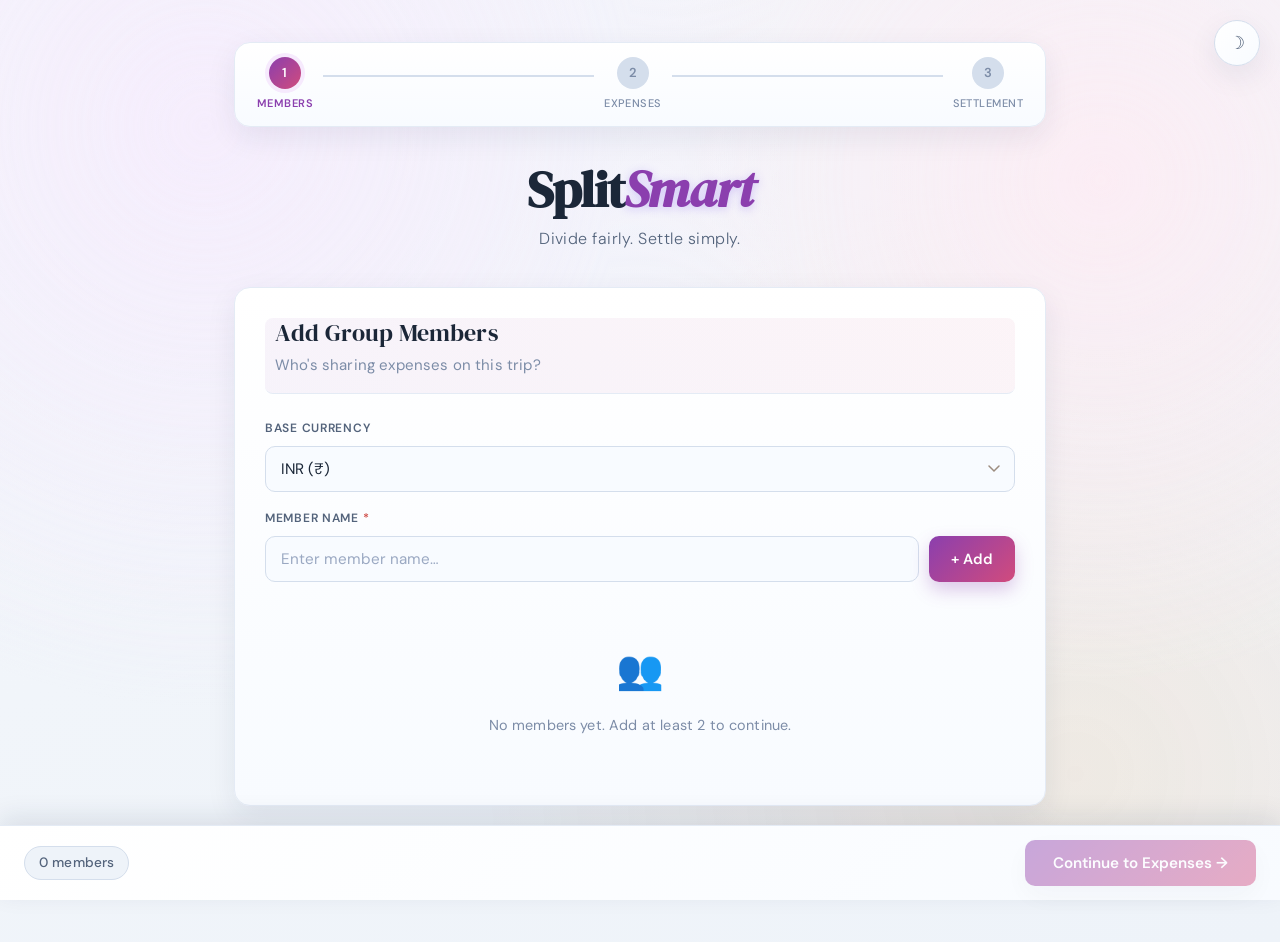
<file: index.html>
<!DOCTYPE html>
<html lang="en">
<head>
  <meta charset="UTF-8" />
  <meta name="viewport" content="width=device-width, initial-scale=1.0"/>
  <title>SplitSmart – Members</title>
  <link rel="preconnect" href="https://fonts.googleapis.com">
  <link href="https://fonts.googleapis.com/css2?family=DM+Serif+Display:ital@0;1&family=DM+Sans:wght@300;400;500;600&display=swap" rel="stylesheet">
  <link rel="stylesheet" href="style.css" />
</head>
<body>

  <!-- Dark Mode Toggle -->
  <button class="theme-toggle" id="themeToggle" title="Toggle dark mode">
    <span class="toggle-icon">☽</span>
  </button>

  <div class="page-wrapper">
    <!-- Step Indicator -->
    <div class="stepper">
      <div class="step active"><span class="step-num">1</span><span class="step-label">Members</span></div>
      <div class="step-line"></div>
      <div class="step"><span class="step-num">2</span><span class="step-label">Expenses</span></div>
      <div class="step-line"></div>
      <div class="step"><span class="step-num">3</span><span class="step-label">Settlement</span></div>
    </div>

    <!-- Hero -->
    <header class="hero">
      <h1 class="brand">Split<em>Smart</em></h1>
      <p class="hero-sub">Divide fairly. Settle simply.</p>
    </header>

    <!-- Main Card -->
    <main class="card">
      <div class="card-header">
        <h2>Add Group Members</h2>
        <p>Who's sharing expenses on this trip?</p>
      </div>

      <div class="form-group" style="margin-bottom: 16px;">
        <label>Base Currency</label>
        <select id="currencySelect" class="text-input select-input">
          <option value="₹">INR (₹)</option>
          <option value="$">USD ($)</option>
          <option value="€">EUR (€)</option>
          <option value="£">GBP (£)</option>
        </select>
      </div>

      <div class="form-group">
        <label class="required" for="memberInput">Member name</label>
        <div class="input-row">
          <input
            type="text"
            id="memberInput"
            class="text-input"
            placeholder="Enter member name…"
            maxlength="30"
            autocomplete="off"
          />
          <button class="btn btn-primary" id="addMemberBtn">
            <span>+ Add</span>
          </button>
        </div>
      </div>

      <div id="memberError" class="error-msg hidden"></div>

      <!-- Members List -->
      <div id="membersList" class="members-list">
        <!-- Populated by JS -->
      </div>

      <div id="emptyState" class="empty-state">
        <div class="empty-icon">👥</div>
        <p>No members yet. Add at least 2 to continue.</p>
      </div>
    </main>

    <!-- Navigation -->
    <div class="nav-bar">
      <div class="member-count-badge" id="memberCountBadge">0 members</div>
      <button class="btn btn-next" id="nextBtn" disabled>
        Continue to Expenses →
      </button>
    </div>
  </div>

  <script src="app.js"></script>
  <script>
    // ─── Members Page Logic ───────────────────────────────────────────
    const memberInput = document.getElementById('memberInput');
    const addBtn = document.getElementById('addMemberBtn');
    const nextBtn = document.getElementById('nextBtn');
    const errorEl = document.getElementById('memberError');

    initStorage();
    renderMembers();

    const currencySelect = document.getElementById('currencySelect');
    currencySelect.value = getCurrency();
    currencySelect.addEventListener('change', e => saveCurrency(e.target.value));

    addBtn.addEventListener('click', addMember);
    memberInput.addEventListener('keydown', e => { if (e.key === 'Enter') addMember(); });
    nextBtn.addEventListener('click', () => { window.location.href = 'expenses.html'; });

    function addMember() {
      const name = memberInput.value.trim();
      // Validation
      if (!name) return showError('Please enter a name.');
      if (name.length < 2) return showError('Name must be at least 2 characters.');
      const members = getMembers();
      if (members.map(m => m.toLowerCase()).includes(name.toLowerCase()))
        return showError(`"${name}" is already in the group.`);

      members.push(name);
      saveMembers(members);
      memberInput.value = '';
      hideError();
      renderMembers();
    }

    function renderMembers() {
      const members = getMembers();
      const list = document.getElementById('membersList');
      const empty = document.getElementById('emptyState');
      const badge = document.getElementById('memberCountBadge');

      badge.textContent = `${members.length} member${members.length !== 1 ? 's' : ''}`;

      if (members.length === 0) {
        list.innerHTML = '';
        empty.classList.remove('hidden');
        nextBtn.disabled = true;
        return;
      }

      empty.classList.add('hidden');
      nextBtn.disabled = members.length < 2;

      list.innerHTML = members.map((name, i) => `
        <div class="member-chip animate-in" style="animation-delay:${i * 60}ms">
          <div class="member-avatar">${name.charAt(0).toUpperCase()}</div>
          <span class="member-name">${escHtml(name)}</span>
          <button class="remove-btn" onclick="removeMember(${i})" title="Remove ${escHtml(name)}">✕</button>
        </div>
      `).join('');
    }

    function removeMember(index) {
      const members = getMembers();
      const memberName = members[index];
      // Check if this member has expenses
      const expenses = getExpenses().map(e => normalizeExpense(e, members));
      const isReferenced = expenses.some(e =>
        e.paidBy === memberName ||
        (Array.isArray(e.participants) && e.participants.includes(memberName)) ||
        (e.customShares && Object.prototype.hasOwnProperty.call(e.customShares, memberName))
      );
      if (isReferenced) {
        showError(`Cannot remove "${memberName}" — they are referenced in recorded expenses.`);
        return;
      }
      members.splice(index, 1);
      saveMembers(members);
      renderMembers();
    }

    function showError(msg) {
      errorEl.textContent = msg;
      errorEl.classList.remove('hidden');
      memberInput.classList.add('input-error');
      setTimeout(hideError, 3000);
    }
    function hideError() {
      errorEl.classList.add('hidden');
      memberInput.classList.remove('input-error');
    }
  </script>
</body>
</html>
</file>
<file: style.css>
/* SplitSmart - enhanced student-friendly theme */

/* ─── CSS Variables (Light Mode) ─────────────────────────────────── */
:root {
  /* Core palette */
  --bg:           #f4f7fb;
  --bg-alt:       #eef3f9;
  --surface:      #ffffff;
  --surface-2:    #f8fbff;
  --border:       #d4deec;
  --border-soft:  #e4ebf5;

  /* Text */
  --text-primary:   #1b2738;
  --text-secondary: #53637b;
  --text-muted:     #7c8ca7;

  /* Accent – Deep Teal */
  --accent:         #8b3fae;
  --accent-dark:    #6f2f8d;
  --accent-light:   #f6eafd;
  --accent-soft:    #e8cff6;
  --accent-2:       #d14b7d;
  --accent-2-light: #ffeaf2;

  /* Amber */
  --amber:          #d88a2f;
  --amber-light:    #fdf3e7;
  --amber-soft:     #efcfaa;

  /* Status */
  --green:          #1f8f66;
  --green-bg:       #e8f6f0;
  --red:            #cf4e49;
  --red-bg:         #fdeeee;
  --neutral-bg:     #edf2f8;

  /* Layout */
  --radius:    16px;
  --radius-sm: 10px;
  --ring:      0 0 0 3px rgba(139, 63, 174, 0.22);
  --shadow:    0 10px 30px rgba(20, 40, 72, 0.08);
  --shadow-lg: 0 16px 36px rgba(20, 40, 72, 0.14);

  /* Transition */
  --trans: 0.2s ease;
}

/* ─── Dark Mode ───────────────────────────────────────────────────── */
[data-theme="dark"] {
  --bg:           #182132;
  --bg-alt:       #1e2a3f;
  --surface:      #263247;
  --surface-2:    #2d3a51;
  --border:       #40516c;
  --border-soft:  #374863;

  --text-primary:   #ebf1fb;
  --text-secondary: #bcc7dc;
  --text-muted:     #95a5c4;

  --accent:         #ba87d2;
  --accent-dark:    #9b63b8;
  --accent-light:   #4a2f5d;
  --accent-soft:    #5f3c75;
  --accent-2:       #ec8bb0;
  --accent-2-light: #5b3042;

  --amber:          #e6a765;
  --amber-light:    #3a2a17;
  --amber-soft:     #5f4327;

  --green:          #56c79c;
  --green-bg:       #163c2d;
  --red:            #ef8a85;
  --red-bg:         #3f1f1d;
  --neutral-bg:     #313d53;

  --shadow:    0 8px 24px rgba(0, 0, 0, 0.3);
  --shadow-lg: 0 12px 32px rgba(0, 0, 0, 0.38);
  --ring:      0 0 0 3px rgba(236, 139, 176, 0.28);
}

/* ─── Reset & Base ────────────────────────────────────────────────── */
*, *::before, *::after { box-sizing: border-box; margin: 0; padding: 0; }

html {
  scroll-behavior: smooth;
  font-size: 16px;
}

body {
  font-family: 'DM Sans', sans-serif;
  background: linear-gradient(160deg, var(--bg) 0%, var(--bg-alt) 100%);
  color: var(--text-primary);
  min-height: 100vh;
  transition: background var(--trans), color var(--trans);
  line-height: 1.68;
  letter-spacing: 0.01em;
}

/* Subtle background texture */
body::before {
  content: '';
  position: fixed;
  inset: 0;
  background-image:
    radial-gradient(circle at 16% 14%, var(--accent-light) 0%, transparent 44%),
    radial-gradient(circle at 86% 20%, var(--accent-2-light) 0%, transparent 38%),
    radial-gradient(circle at 84% 86%, rgba(236, 143, 41, 0.14) 0%, transparent 46%);
  opacity: 0.74;
  pointer-events: none;
  z-index: 0;
}

/* ─── Layout ──────────────────────────────────────────────────────── */
.page-wrapper {
  position: relative;
  z-index: 1;
  max-width: 860px;
  margin: 0 auto;
  padding: 42px 24px 112px;
}

/* ─── Dark Mode Toggle ────────────────────────────────────────────── */
.theme-toggle {
  position: fixed;
  top: 20px;
  right: 20px;
  z-index: 1000;
  width: 46px;
  height: 46px;
  border-radius: 50%;
  border: 1.5px solid var(--border);
  background: linear-gradient(135deg, var(--surface), var(--surface-2));
  color: var(--text-secondary);
  font-size: 18px;
  cursor: pointer;
  display: flex;
  align-items: center;
  justify-content: center;
  box-shadow: var(--shadow);
  transition: all var(--trans);
}
.theme-toggle:hover {
  border-color: var(--accent);
  color: var(--accent);
  transform: scale(1.08);
}
.theme-toggle:focus-visible {
  outline: none;
  box-shadow: var(--ring), var(--shadow);
}

/* ─── Stepper ─────────────────────────────────────────────────────── */
.stepper {
  display: flex;
  align-items: center;
  justify-content: center;
  gap: 0;
  margin-bottom: 34px;
  padding: 14px 22px;
  background: linear-gradient(180deg, var(--surface) 0%, var(--surface-2) 100%);
  border: 1px solid var(--border-soft);
  border-radius: var(--radius);
  box-shadow: var(--shadow);
}

.step {
  display: flex;
  flex-direction: column;
  align-items: center;
  gap: 5px;
}

.step-num {
  width: 32px;
  height: 32px;
  border-radius: 50%;
  background: var(--border);
  color: var(--text-muted);
  font-size: 13px;
  font-weight: 600;
  display: flex;
  align-items: center;
  justify-content: center;
  transition: all var(--trans);
  font-family: 'DM Sans', sans-serif;
}

.step-label {
  font-size: 11px;
  font-weight: 500;
  color: var(--text-muted);
  letter-spacing: 0.04em;
  text-transform: uppercase;
  transition: color var(--trans);
}

.step.active .step-num {
  background: linear-gradient(135deg, var(--accent), var(--accent-2));
  color: #fff;
  box-shadow: 0 0 0 4px var(--accent-light);
}
.step.active .step-label { color: var(--accent); font-weight: 600; }

.step.done .step-num {
  background: linear-gradient(135deg, var(--green), #38b37c);
  color: #fff;
}
.step.done .step-label { color: var(--green); }

.step-line {
  flex: 1;
  height: 2px;
  background: var(--border);
  margin: 0 10px;
  margin-bottom: 18px;
  min-width: 40px;
  transition: background var(--trans);
}
.step-line.active { background: linear-gradient(90deg, var(--green), var(--accent)); }

/* ─── Hero / Page Header ──────────────────────────────────────────── */
.hero {
  text-align: center;
  margin-bottom: 34px;
}

.brand {
  font-family: 'DM Serif Display', serif;
  font-size: clamp(2.4rem, 7vw, 3.2rem);
  color: var(--text-primary);
  letter-spacing: -0.02em;
  line-height: 1.1;
}
.brand em {
  font-style: italic;
  color: var(--accent);
  text-shadow: 0 2px 10px rgba(123, 87, 246, 0.28);
}

.hero-sub {
  margin-top: 8px;
  font-size: 1rem;
  color: var(--text-secondary);
  font-weight: 300;
  letter-spacing: 0.03em;
}

.page-header {
  margin-bottom: 28px;
}
.page-title {
  font-family: 'DM Serif Display', serif;
  font-size: clamp(1.8rem, 4.8vw, 2.4rem);
  color: var(--text-primary);
  letter-spacing: -0.02em;
}
.page-sub {
  color: var(--text-secondary);
  font-size: 1rem;
  margin-top: 6px;
}

.members-pill {
  display: flex;
  flex-wrap: wrap;
  gap: 6px;
  margin-top: 10px;
}
.mpill {
  padding: 3px 11px;
  border-radius: 99px;
  background: linear-gradient(135deg, var(--accent-light), var(--accent-2-light));
  color: var(--accent);
  font-size: 12px;
  font-weight: 500;
  border: 1px solid var(--accent-soft);
}

/* ─── Cards ───────────────────────────────────────────────────────── */
.card {
  background: linear-gradient(180deg, var(--surface) 0%, var(--surface-2) 100%);
  border: 1px solid var(--border-soft);
  border-radius: var(--radius);
  padding: 30px;
  margin-bottom: 24px;
  box-shadow: var(--shadow);
  transition: box-shadow var(--trans), transform var(--trans), border-color var(--trans);
}
.card:hover {
  box-shadow: var(--shadow-lg);
  transform: translateY(-2px);
  border-color: var(--accent-soft);
}

.card-header {
  margin-bottom: 24px;
  padding-bottom: 16px;
  border-bottom: 1px solid var(--border-soft);
  background: linear-gradient(90deg, rgba(139, 63, 174, 0.06), rgba(209, 75, 125, 0.06));
  border-radius: 8px;
  padding-left: 10px;
  padding-right: 10px;
}
.card-header h2 {
  font-family: 'DM Serif Display', serif;
  font-size: 1.5rem;
  color: var(--text-primary);
  font-weight: 500;
  line-height: 1.25;
}
.card-header p {
  font-size: 0.94rem;
  color: var(--text-muted);
  margin-top: 6px;
  line-height: 1.55;
}
.card-header--row {
  display: flex;
  justify-content: space-between;
  align-items: flex-start;
  flex-wrap: wrap;
  gap: 10px;
}

/* ─── Form Elements ───────────────────────────────────────────────── */
.input-row {
  display: flex;
  gap: 10px;
}
.input-row .text-input { flex: 1; }

.form-grid {
  display: grid;
  grid-template-columns: 1fr 1fr;
  gap: 18px;
  margin-bottom: 20px;
}
.form-group--full { grid-column: 1 / -1; }

.form-group {
  display: flex;
  flex-direction: column;
  gap: 8px;
}
.form-group label {
  font-size: 12px;
  font-weight: 600;
  text-transform: uppercase;
  letter-spacing: 0.06em;
  color: var(--text-secondary);
}

.hint-text {
  margin-top: 8px;
  font-size: 0.84rem;
  color: var(--text-muted);
}

.text-input {
  width: 100%;
  padding: 12px 15px;
  min-height: 46px;
  background: var(--surface-2);
  border: 1.5px solid var(--border);
  border-radius: var(--radius-sm);
  color: var(--text-primary);
  font-family: 'DM Sans', sans-serif;
  font-size: 0.95rem;
  outline: none;
  transition: border-color var(--trans), box-shadow var(--trans), background var(--trans), transform var(--trans);
}
.text-input:focus {
  border-color: var(--accent);
  box-shadow: var(--ring);
  background: var(--surface);
}
.text-input:focus-visible {
  transform: translateY(-1px);
}
.text-input.input-error {
  border-color: var(--red);
  box-shadow: 0 0 0 3px var(--red-bg);
}
.text-input::placeholder { color: #9aa8c2; }

.select-input {
  cursor: pointer;
  appearance: none;
  background-image: url("data:image/svg+xml,%3Csvg xmlns='http://www.w3.org/2000/svg' width='12' height='8' viewBox='0 0 12 8'%3E%3Cpath d='M1 1l5 5 5-5' stroke='%239c8c7f' stroke-width='1.5' fill='none' stroke-linecap='round'/%3E%3C/svg%3E");
  background-repeat: no-repeat;
  background-position: right 14px center;
  padding-right: 36px;
}

.amount-wrap {
  position: relative;
}
.currency-symbol {
  position: absolute;
  left: 13px;
  top: 50%;
  transform: translateY(-50%);
  color: var(--text-muted);
  font-weight: 500;
  font-size: 0.95rem;
  pointer-events: none;
}
.amount-input { padding-left: 28px; }

.participants-grid {
  display: grid;
  grid-template-columns: repeat(2, minmax(0, 1fr));
  gap: 10px;
}

.participant-chip {
  display: flex;
  align-items: center;
  gap: 10px;
  padding: 10px 12px;
  border-radius: var(--radius-sm);
  border: 1px solid var(--border-soft);
  background: linear-gradient(135deg, var(--surface-2), var(--surface));
  cursor: pointer;
  font-size: 0.92rem;
}

.participant-chip input {
  accent-color: var(--accent);
}

.custom-split-grid {
  display: grid;
  grid-template-columns: repeat(2, minmax(0, 1fr));
  gap: 10px;
}

.custom-share-item {
  display: flex;
  flex-direction: column;
  gap: 6px;
}

input[type="number"]::-webkit-inner-spin-button,
input[type="number"]::-webkit-outer-spin-button { opacity: 0; }

/* ─── Buttons ─────────────────────────────────────────────────────── */
.btn {
  padding: 12px 22px;
  border-radius: var(--radius-sm);
  font-family: 'DM Sans', sans-serif;
  font-size: 0.92rem;
  font-weight: 600;
  cursor: pointer;
  transition: all var(--trans);
  border: none;
  display: inline-flex;
  align-items: center;
  justify-content: center;
  gap: 6px;
  white-space: nowrap;
}
.btn:active { transform: translateY(0) scale(0.98); }
.btn:focus-visible {
  outline: none;
  box-shadow: var(--ring);
}

.btn-primary {
  background: linear-gradient(135deg, var(--accent), var(--accent-2));
  color: #fff;
  box-shadow: 0 8px 18px rgba(139, 63, 174, 0.28);
}
.btn-primary:hover {
  background: linear-gradient(135deg, var(--accent-dark), #b13f72);
  box-shadow: 0 12px 22px rgba(139, 63, 174, 0.34);
  transform: translateY(-2px);
}

.btn-next {
  background: linear-gradient(135deg, var(--accent), var(--accent-2));
  color: #fff;
  padding: 13px 28px;
  font-size: 0.95rem;
  border-radius: var(--radius-sm);
  box-shadow: var(--shadow);
}
.btn-next:hover:not(:disabled) {
  transform: translateY(-2px);
  box-shadow: 0 12px 24px rgba(139, 63, 174, 0.34);
}
.btn-next:disabled {
  opacity: 0.45;
  cursor: not-allowed;
  transform: none;
}

.btn-ghost {
  background: linear-gradient(135deg, var(--surface), var(--surface-2));
  color: var(--text-secondary);
  border: 1.5px solid var(--border);
}
.btn-ghost:hover {
  border-color: var(--accent);
  color: var(--accent);
  transform: translateY(-1px);
  box-shadow: 0 4px 14px rgba(27, 39, 56, 0.08);
}

.btn-reset {
  background: linear-gradient(135deg, var(--amber-light), #ffe8cc);
  color: var(--amber);
  border: 1.5px solid var(--amber-soft);
}
.btn-reset:hover {
  background: linear-gradient(135deg, var(--amber), #f2a44f);
  color: #fff;
}

.btn-full { width: 100%; }

/* ─── Member Chips ────────────────────────────────────────────────── */
.members-list {
  display: flex;
  flex-direction: column;
  gap: 10px;
  margin-top: 18px;
}

.member-chip {
  display: flex;
  align-items: center;
  gap: 12px;
  padding: 12px 14px;
  background: linear-gradient(135deg, var(--surface-2), var(--surface));
  border: 1px solid var(--border-soft);
  border-radius: var(--radius-sm);
  transition: all var(--trans);
}
.member-chip:hover {
  border-color: var(--accent-soft);
  background: var(--accent-light);
}

.member-avatar {
  width: 34px;
  height: 34px;
  border-radius: 50%;
  background: linear-gradient(135deg, var(--accent), var(--accent-2));
  color: #fff;
  font-weight: 700;
  font-size: 14px;
  display: flex;
  align-items: center;
  justify-content: center;
  flex-shrink: 0;
  font-family: 'DM Serif Display', serif;
}

.member-name {
  flex: 1;
  font-weight: 500;
  font-size: 0.95rem;
}

.remove-btn {
  width: 26px;
  height: 26px;
  border-radius: 50%;
  border: none;
  background: transparent;
  color: var(--text-muted);
  font-size: 11px;
  cursor: pointer;
  display: flex;
  align-items: center;
  justify-content: center;
  transition: all var(--trans);
}
.remove-btn:hover {
  background: var(--red-bg);
  color: var(--red);
}
.remove-btn:focus-visible {
  outline: none;
  box-shadow: var(--ring);
}

/* ─── Empty State ─────────────────────────────────────────────────── */
.empty-state {
  text-align: center;
  padding: 38px 20px;
  color: var(--text-muted);
}
.empty-icon { font-size: 2.4rem; margin-bottom: 10px; }
.empty-state p { font-size: 0.9rem; }
.empty-state p { max-width: 38ch; margin: 0 auto; }

/* ─── Error Message ───────────────────────────────────────────────── */
.error-msg {
  background: var(--red-bg);
  color: var(--red);
  border: 1px solid rgba(192, 57, 43, 0.2);
  border-radius: var(--radius-sm);
  padding: 10px 14px;
  font-size: 0.875rem;
  font-weight: 500;
  margin-top: 12px;
  animation: slideDown 0.2s ease;
}

/* ─── Utility classes ─────────────────────────────────────────────── */
.required::after {
  content: " *";
  color: var(--red);
}

.cat-tag {
  display: inline-block;
  padding: 2px 8px;
  border-radius: var(--radius-sm);
  background: var(--neutral-bg);
  color: var(--text-secondary);
  font-size: 0.75rem;
  font-weight: 600;
  margin-left: 6px;
  border: 1px solid var(--border-soft);
}

.split-tag {
  display: inline-block;
  padding: 2px 8px;
  border-radius: var(--radius-sm);
  background: var(--accent-light);
  color: var(--accent);
  font-size: 0.72rem;
  font-weight: 600;
  border: 1px solid var(--accent-soft);
}

/* ─── Navigation Bar ──────────────────────────────────────────────── */
.nav-bar {
  position: fixed;
  bottom: 0;
  left: 0;
  right: 0;
  padding: 14px 24px;
  background: linear-gradient(135deg, var(--surface), var(--surface-2));
  border-top: 1px solid var(--border-soft);
  display: flex;
  justify-content: space-between;
  align-items: center;
  z-index: 100;
  box-shadow: 0 -8px 24px rgba(20, 40, 72, 0.1);
}

.member-count-badge {
  font-size: 0.85rem;
  font-weight: 500;
  color: var(--text-secondary);
  background: var(--bg-alt);
  border: 1px solid var(--border);
  border-radius: 99px;
  padding: 5px 14px;
}

/* ─── Expense Table ───────────────────────────────────────────────── */
.expense-table {
  width: 100%;
  border-collapse: collapse;
  font-size: 0.93rem;
}

.table-toolbar {
  display: grid;
  grid-template-columns: 1fr 220px;
  gap: 10px;
  margin-bottom: 12px;
}
.expense-table th {
  text-align: left;
  padding: 12px 14px;
  font-size: 11px;
  font-weight: 700;
  text-transform: uppercase;
  letter-spacing: 0.06em;
  color: var(--text-secondary);
  border-bottom: 1px solid var(--border-soft);
  background: linear-gradient(90deg, var(--accent-light), var(--accent-2-light));
}
.expense-table td {
  padding: 14px 14px;
  border-bottom: 1px solid var(--border-soft);
  vertical-align: middle;
}
.expense-table tr:last-child td { border-bottom: none; }
.expense-table tr:hover td { background: var(--surface-2); }
.expense-table tbody tr { transition: background-color var(--trans); }
.expense-table tbody tr:focus-within td {
  background: var(--surface-2);
}

.td-num { color: var(--text-muted); font-size: 0.82rem; width: 36px; }
.td-desc { font-weight: 500; }
.td-amount { font-weight: 600; color: var(--accent); text-align: right; white-space: nowrap; }

.payer-tag {
  display: inline-block;
  padding: 3px 10px;
  border-radius: 99px;
  background: linear-gradient(135deg, var(--accent-light), var(--accent-2-light));
  color: var(--accent);
  font-size: 0.82rem;
  font-weight: 600;
  border: 1px solid var(--accent-soft);
}

.total-badge {
  font-weight: 700;
  font-size: 1rem;
  color: var(--accent);
  background: linear-gradient(135deg, var(--accent-light), var(--accent-2-light));
  border: 1.5px solid var(--accent-soft);
  border-radius: 99px;
  padding: 5px 16px;
  white-space: nowrap;
}

/* ─── Settlement Page ─────────────────────────────────────────────── */

/* Stats Row */
.stats-row {
  display: grid;
  grid-template-columns: repeat(4, 1fr);
  gap: 12px;
  margin-bottom: 20px;
}
@media (max-width: 500px) { .stats-row { grid-template-columns: repeat(2, 1fr); } }

.stat-card {
  background: linear-gradient(145deg, var(--surface), var(--surface-2));
  border: 1px solid var(--border-soft);
  border-radius: var(--radius);
  padding: 20px 18px;
  text-align: center;
  box-shadow: var(--shadow);
  transition: transform var(--trans), box-shadow var(--trans), border-color var(--trans);
}
.stat-card:hover {
  transform: translateY(-2px);
  box-shadow: var(--shadow-lg);
  border-color: var(--accent-soft);
}

.insights-grid {
  display: grid;
  grid-template-columns: repeat(3, minmax(0, 1fr));
  gap: 12px;
}

.insight-card {
  border: 1px solid var(--border-soft);
  border-radius: var(--radius-sm);
  padding: 14px;
  background: linear-gradient(145deg, var(--surface), var(--surface-2));
}

.insight-card p {
  margin-top: 6px;
  font-size: 0.85rem;
  color: var(--text-secondary);
}
.stat-label {
  font-size: 11px;
  font-weight: 600;
  text-transform: uppercase;
  letter-spacing: 0.06em;
  color: var(--text-muted);
  margin-bottom: 6px;
}
.stat-value {
  font-family: 'DM Serif Display', serif;
  font-size: 1.5rem;
  color: var(--text-primary);
  line-height: 1.1;
}

/* Breakdown Grid */
.breakdown-grid {
  display: flex;
  flex-direction: column;
  gap: 10px;
}

.breakdown-card {
  display: flex;
  align-items: center;
  gap: 14px;
  padding: 14px 16px;
  border-radius: var(--radius-sm);
  border: 1.5px solid transparent;
  transition: all var(--trans);
}
.breakdown-card.balance-pos {
  background: linear-gradient(135deg, var(--green-bg), rgba(76, 205, 150, 0.2));
  border-color: rgba(30, 122, 74, 0.2);
}
.breakdown-card.balance-neg {
  background: linear-gradient(135deg, var(--red-bg), rgba(240, 122, 115, 0.2));
  border-color: rgba(192, 57, 43, 0.2);
}
.breakdown-card.balance-zero {
  background: linear-gradient(135deg, var(--neutral-bg), var(--surface-2));
  border-color: var(--border-soft);
}

.bd-avatar {
  width: 40px;
  height: 40px;
  border-radius: 50%;
  background: var(--accent);
  color: #fff;
  font-family: 'DM Serif Display', serif;
  font-size: 16px;
  display: flex;
  align-items: center;
  justify-content: center;
  flex-shrink: 0;
}

.bd-info { flex: 1; }
.bd-name { font-weight: 600; font-size: 0.95rem; }
.bd-paid, .bd-share {
  font-size: 0.8rem;
  color: var(--text-secondary);
  margin-top: 1px;
}

.bd-status {
  font-size: 0.82rem;
  font-weight: 700;
  text-align: right;
  white-space: nowrap;
}
.balance-pos .bd-status { color: var(--green); }
.balance-neg .bd-status { color: var(--red); }
.balance-zero .bd-status { color: var(--text-muted); }

/* Settlement List */

.settlement-list {
  display: flex;
  flex-direction: column;
  gap: 12px;
}

.txn {
  display: flex;
  align-items: center;
  gap: 12px;
  padding: 18px 18px;
  background: var(--surface-2);
  border: 1px solid var(--border-soft);
  border-radius: var(--radius-sm);
  transition: all var(--trans);
}
.txn:hover {
  border-color: var(--amber-soft);
  background: linear-gradient(135deg, var(--amber-light), #ffe9ce);
}
.txn:focus-within {
  border-color: var(--accent-soft);
  box-shadow: var(--ring);
}

.txn-from, .txn-to {
  display: flex;
  flex-direction: column;
  align-items: center;
  gap: 5px;
  min-width: 64px;
  font-size: 0.82rem;
  font-weight: 600;
  color: var(--text-secondary);
  text-align: center;
}

.txn-avatar {
  width: 38px;
  height: 38px;
  border-radius: 50%;
  font-family: 'DM Serif Display', serif;
  font-size: 16px;
  display: flex;
  align-items: center;
  justify-content: center;
  color: #fff;
}
.txn-avatar--from { background: var(--red); }
.txn-avatar--to   { background: var(--green); }

.txn-arrow {
  flex: 1;
  display: flex;
  flex-direction: column;
  align-items: center;
  gap: 4px;
}
.txn-amount {
  font-weight: 700;
  font-size: 1rem;
  color: var(--amber);
  font-family: 'DM Serif Display', serif;
}
.arrow-line {
  width: 100%;
  display: flex;
  align-items: center;
  gap: 0;
}
.arrow-line::before {
  content: '';
  flex: 1;
  height: 2px;
  background: var(--border);
}
.arrow-head {
  color: var(--text-muted);
  font-size: 10px;
}

.all-settled {
  text-align: center;
  padding: 36px 20px;
  color: var(--text-secondary);
}
.settled-icon { font-size: 3rem; margin-bottom: 10px; }

/* Expense Log / Details */
.card--log {
  background: var(--surface);
  border: 1px solid var(--border-soft);
}
.log-summary {
  font-size: 0.88rem;
  font-weight: 600;
  color: var(--text-secondary);
  cursor: pointer;
  padding: 4px 0;
  user-select: none;
  list-style: none;
  display: flex;
  align-items: center;
  gap: 8px;
}
.log-summary::before { content: '▸'; transition: transform 0.2s; }
details[open] .log-summary::before { transform: rotate(90deg); }
.log-summary:hover { color: var(--accent); }
.log-summary:focus-visible {
  outline: none;
  box-shadow: var(--ring);
  border-radius: var(--radius-sm);
}
details .expense-table { margin-top: 16px; }

/* ─── Animations ──────────────────────────────────────────────────── */
@keyframes slideDown {
  from { opacity: 0; transform: translateY(-6px); }
  to   { opacity: 1; transform: translateY(0); }
}

@keyframes fadeUp {
  from { opacity: 0; transform: translateY(12px); }
  to   { opacity: 1; transform: translateY(0); }
}

.animate-in {
  animation: fadeUp 0.3s ease both;
}

.card {
  animation: fadeUp 0.35s ease both;
}

/* ─── Utilities ───────────────────────────────────────────────────── */
.hidden { display: none !important; }

/* Respect motion-sensitive users */
@media (prefers-reduced-motion: reduce) {
  *, *::before, *::after {
    animation-duration: 0.01ms !important;
    animation-iteration-count: 1 !important;
    transition-duration: 0.01ms !important;
    scroll-behavior: auto !important;
  }
}

/* ─── Responsive ──────────────────────────────────────────────────── */
@media (max-width: 480px) {
  .page-wrapper { padding: 24px 14px 94px; }
  .card { padding: 22px; }
  .stepper { padding: 12px 16px; }
  .step-label { display: none; }
  .form-grid { grid-template-columns: 1fr; }
  .participants-grid, .custom-split-grid, .insights-grid { grid-template-columns: 1fr; }
  .table-toolbar { grid-template-columns: 1fr; }
  .input-row { flex-direction: column; }
  .nav-bar { padding: 12px 16px; }
  .card-header--row { flex-direction: column; align-items: stretch; }
  .total-badge { text-align: center; }
  .txn-from, .txn-to { min-width: 50px; font-size: 0.75rem; }
}

@media (max-width: 380px) {
  .step-line { min-width: 20px; }
}
</file>
